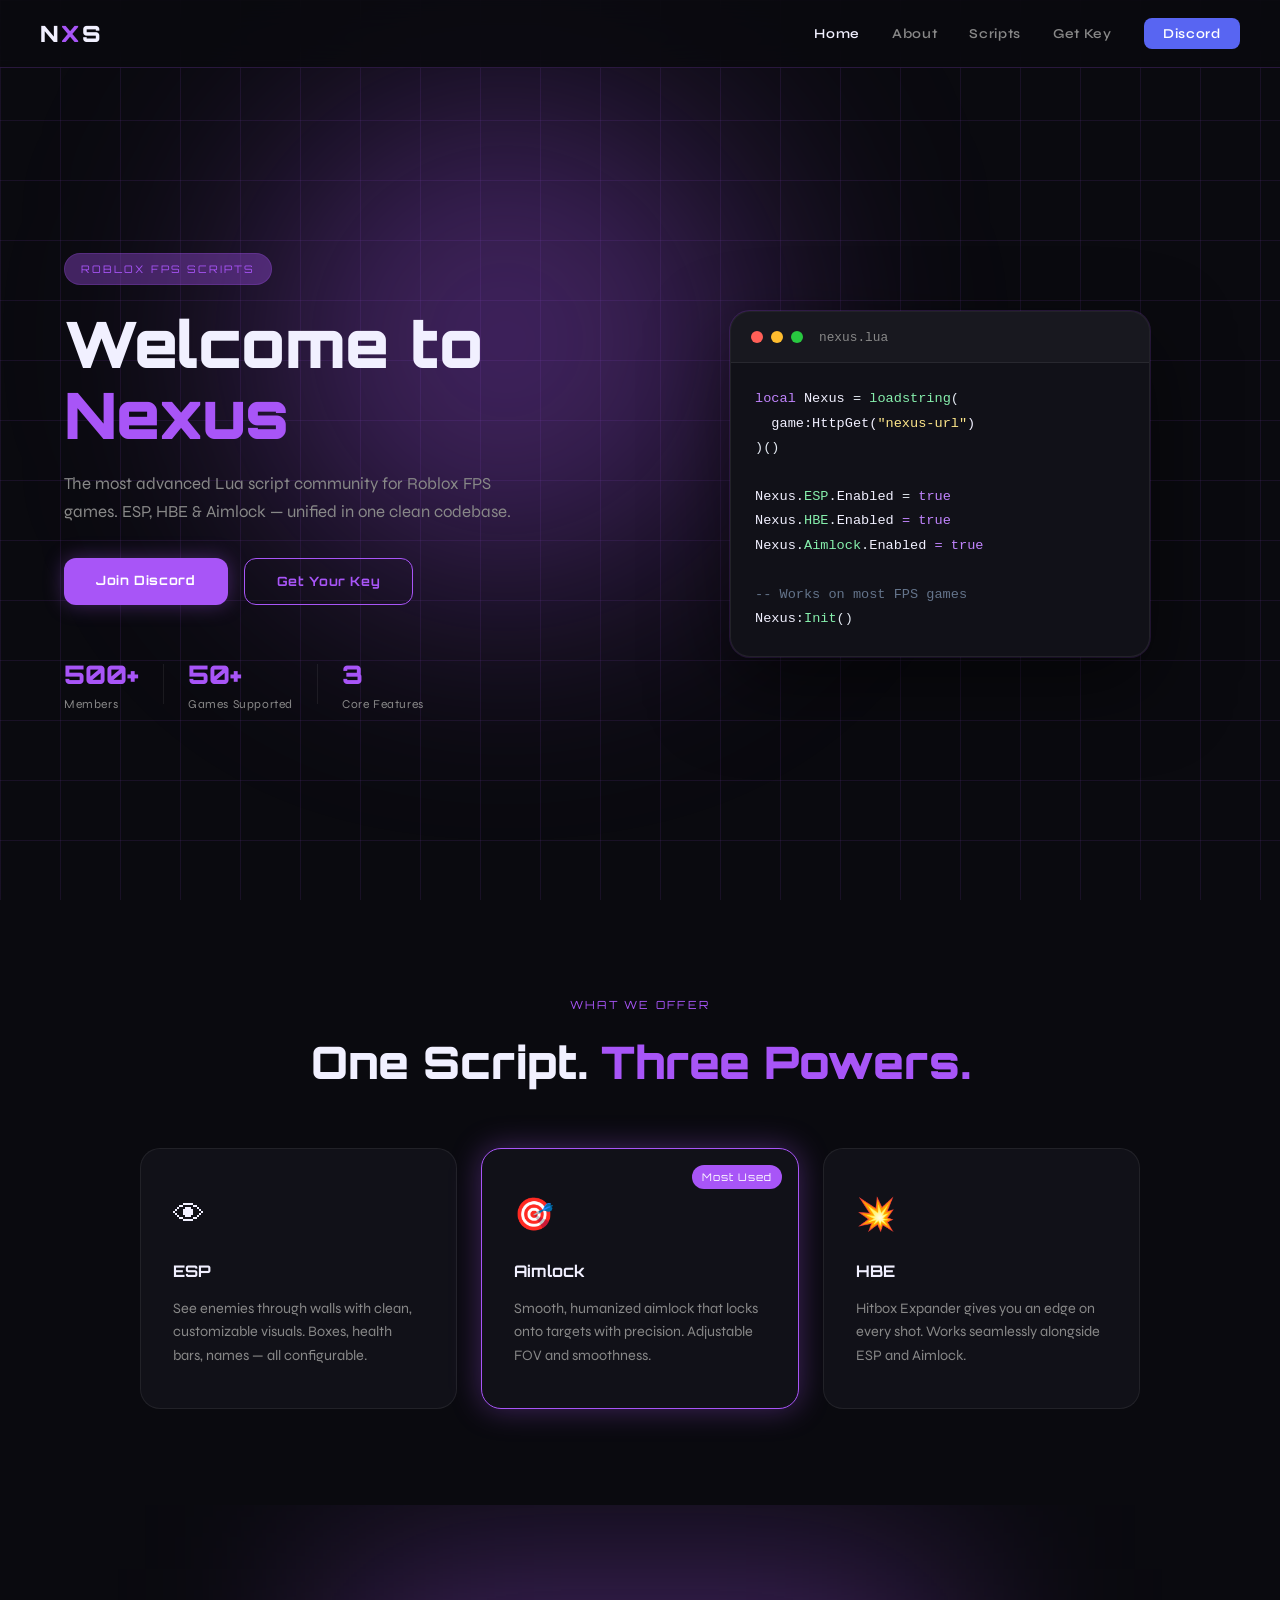
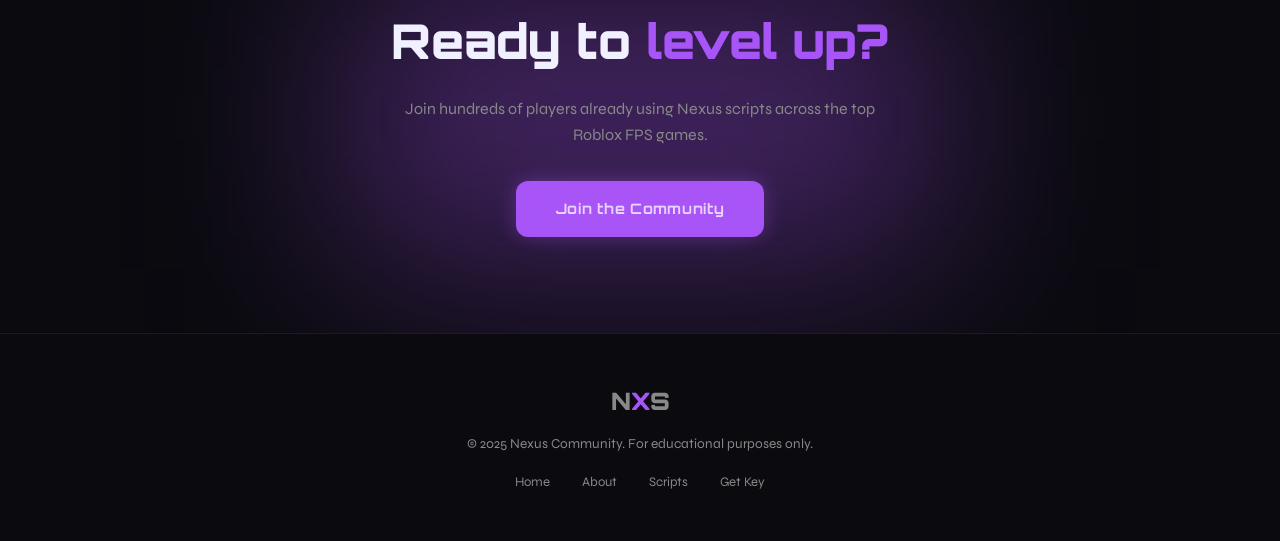
<file: index.html>
<!DOCTYPE html>
<html lang="en">
<head>
  <link rel="icon" type="image/png" href="logo.png">
  <meta charset="UTF-8" />
  <meta name="viewport" content="width=device-width, initial-scale=1.0"/>
  <title>Nexus — Roblox Script Community</title>
  <link rel="stylesheet" href="style.css" />
  <link href="https://fonts.googleapis.com/css2?family=Orbitron:wght@400;700;900&family=Syne:wght@400;600;800&display=swap" rel="stylesheet"/>
</head>
<body>

  <!-- NAV -->
  <nav class="navbar">
    <div class="nav-logo">N<span class="accent">X</span>S</div>
    <ul class="nav-links">
      <li><a href="index.html" class="active">Home</a></li>
      <li><a href="about.html">About</a></li>
      <li><a href="scripts.html">Scripts</a></li>
      <li><a href="getkey.html">Get Key</a></li>
      <li><a href="https://discord.gg/YOURLINK" target="_blank" class="btn-discord">Discord</a></li>
    </ul>
    <div class="hamburger" onclick="toggleMenu()">☰</div>
  </nav>
  <div class="mobile-menu" id="mobileMenu">
    <a href="index.html">Home</a>
    <a href="about.html">About</a>
    <a href="scripts.html">Scripts</a>
    <a href="getkey.html">Get Key</a>
    <a href="https://discord.gg/YOURLINK" target="_blank">Discord</a>
  </div>

  <!-- HERO -->
  <section class="hero">
    <div class="hero-bg-grid"></div>
    <div class="hero-glow"></div>
    <div class="hero-content">
      <div class="hero-badge">Roblox FPS Scripts</div>
      <h1>Welcome to <span class="accent">Nexus</span></h1>
      <p class="hero-sub">The most advanced Lua script community for Roblox FPS games. ESP, HBE & Aimlock — unified in one clean codebase.</p>
      <div class="hero-btns">
        <a href="https://discord.gg/YOURLINK" target="_blank" class="btn-primary">Join Discord</a>
        <a href="getkey.html" class="btn-secondary">Get Your Key</a>
      </div>
      <div class="hero-stats">
        <div class="stat"><span class="stat-num">500+</span><span class="stat-label">Members</span></div>
        <div class="stat-div"></div>
        <div class="stat"><span class="stat-num">50+</span><span class="stat-label">Games Supported</span></div>
        <div class="stat-div"></div>
        <div class="stat"><span class="stat-num">3</span><span class="stat-label">Core Features</span></div>
      </div>
    </div>
    <div class="hero-visual">
      <div class="code-card">
        <div class="code-header"><span class="dot red"></span><span class="dot yellow"></span><span class="dot green"></span><span class="code-title">nexus.lua</span></div>
        <pre class="code-body"><span class="c-purple">local</span> Nexus <span class="c-white">=</span> <span class="c-green">loadstring</span><span class="c-white">(</span>
  game:HttpGet(<span class="c-yellow">"nexus-url"</span>)
<span class="c-white">)()</span>

Nexus<span class="c-white">.</span><span class="c-green">ESP</span><span class="c-white">.</span>Enabled <span class="c-white">=</span> <span class="c-purple">true</span>
Nexus<span class="c-white">.</span><span class="c-green">HBE</span><span class="c-white">.</span>Enabled <span class="c-purple">= true</span>
Nexus<span class="c-white">.</span><span class="c-green">Aimlock</span><span class="c-white">.</span>Enabled <span class="c-purple">= true</span>

<span class="c-gray">-- Works on most FPS games</span>
Nexus<span class="c-white">:</span><span class="c-green">Init</span><span class="c-white">()</span></pre>
      </div>
    </div>
  </section>

  <!-- FEATURES -->
  <section class="features">
    <div class="section-label">What we offer</div>
    <h2>One Script. <span class="accent">Three Powers.</span></h2>
    <div class="features-grid">
      <div class="feature-card">
        <div class="feature-icon">👁</div>
        <h3>ESP</h3>
        <p>See enemies through walls with clean, customizable visuals. Boxes, health bars, names — all configurable.</p>
      </div>
      <div class="feature-card featured">
        <div class="feature-icon">🎯</div>
        <h3>Aimlock</h3>
        <p>Smooth, humanized aimlock that locks onto targets with precision. Adjustable FOV and smoothness.</p>
        <div class="featured-tag">Most Used</div>
      </div>
      <div class="feature-card">
        <div class="feature-icon">💥</div>
        <h3>HBE</h3>
        <p>Hitbox Expander gives you an edge on every shot. Works seamlessly alongside ESP and Aimlock.</p>
      </div>
    </div>
  </section>

  <!-- CTA -->
  <section class="cta">
    <div class="cta-glow"></div>
    <h2>Ready to <span class="accent">level up?</span></h2>
    <p>Join hundreds of players already using Nexus scripts across the top Roblox FPS games.</p>
    <a href="https://discord.gg/YOURLINK" target="_blank" class="btn-primary big">Join the Community</a>
  </section>

  <!-- FOOTER -->
  <footer>
    <div class="footer-logo">N<span class="accent">X</span>S</div>
    <p>© 2025 Nexus Community. For educational purposes only.</p>
    <div class="footer-links">
      <a href="index.html">Home</a>
      <a href="about.html">About</a>
      <a href="scripts.html">Scripts</a>
      <a href="getkey.html">Get Key</a>
    </div>
  </footer>

  <script src="main.js"></script>
</body>
</html>
</file>
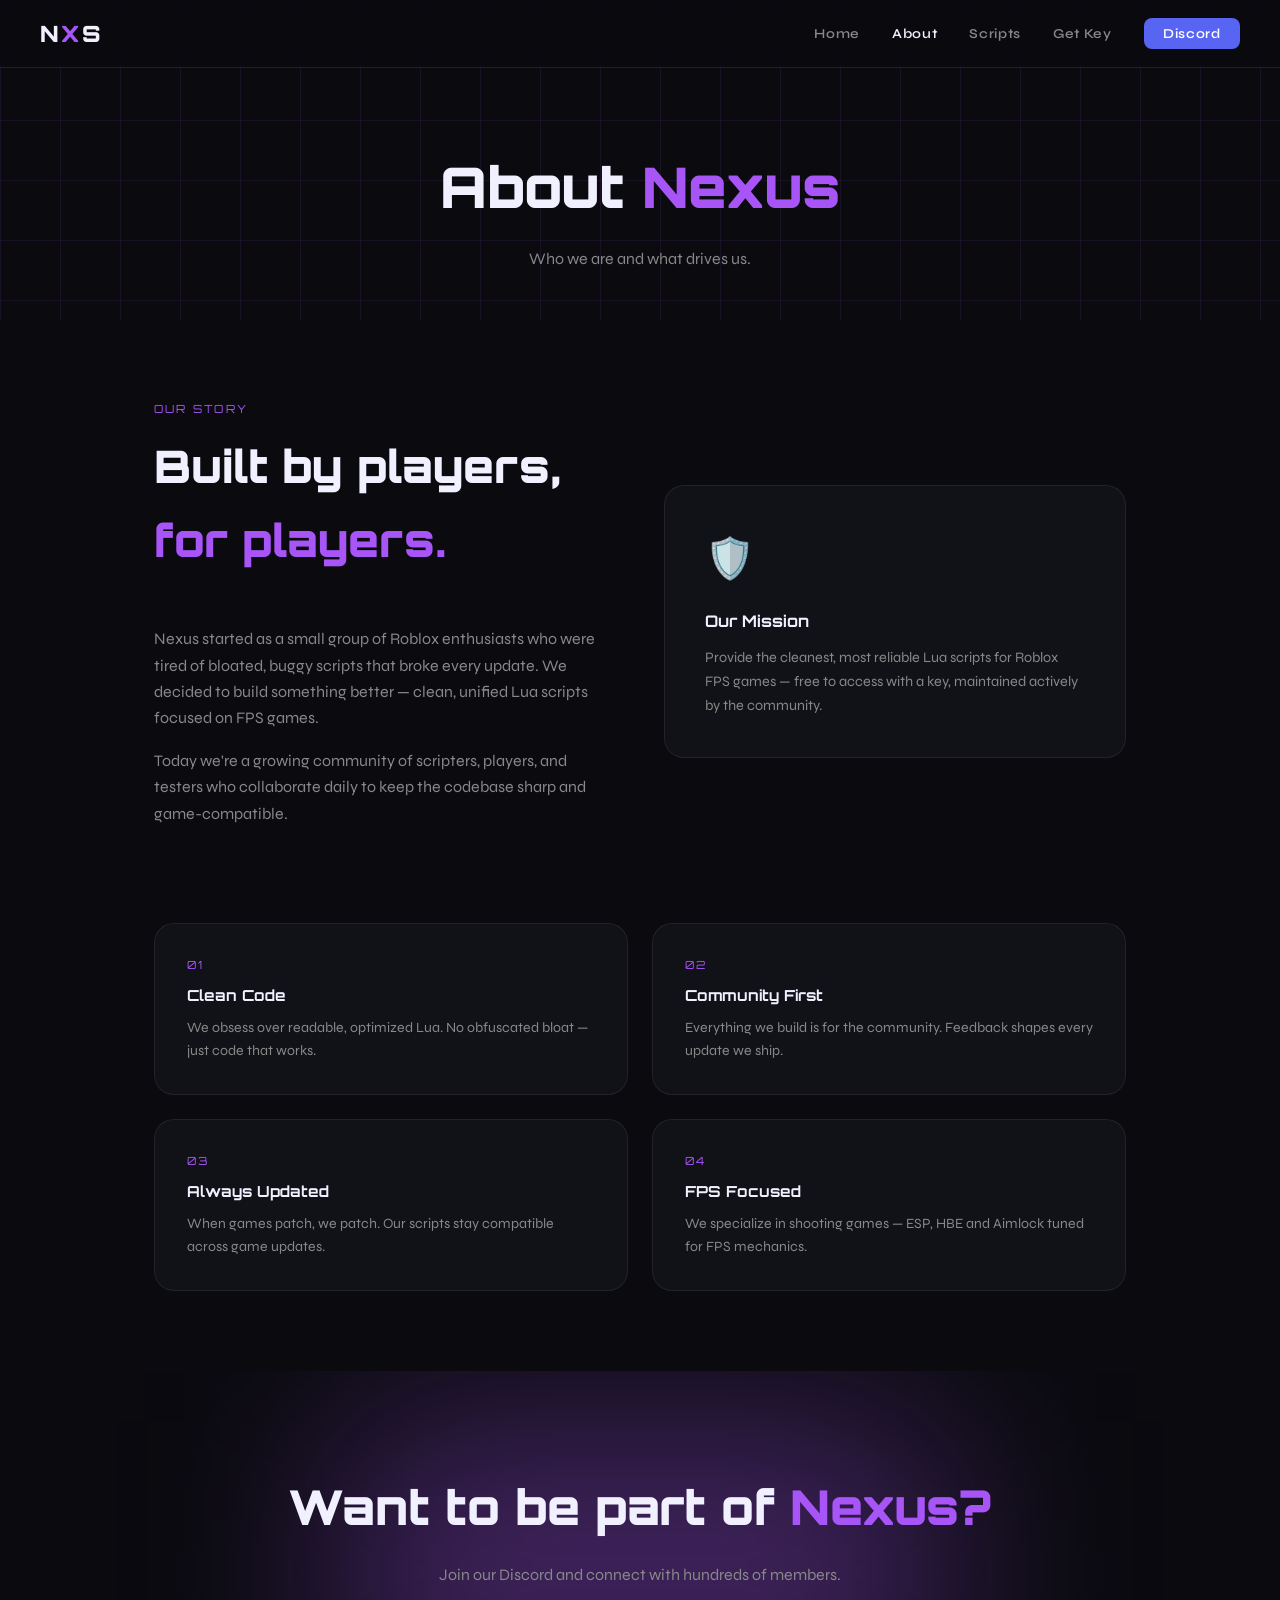
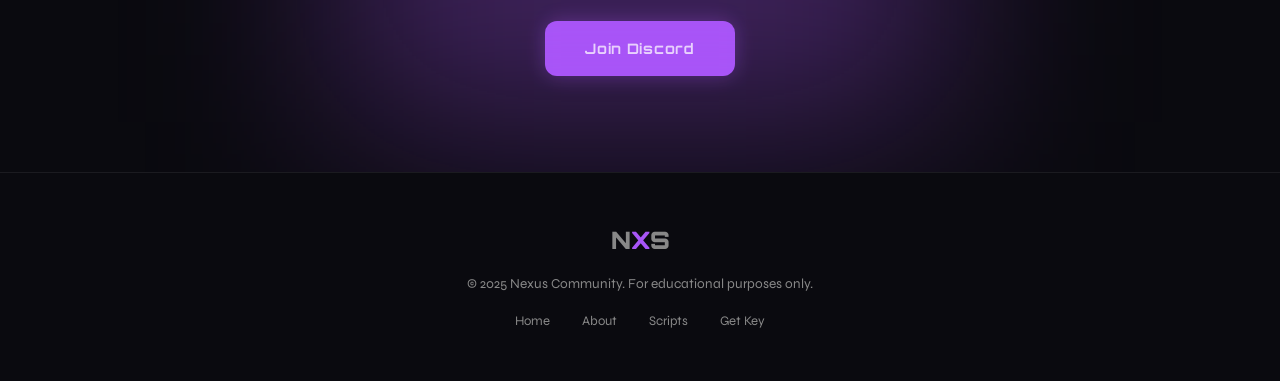
<file: about.html>
<!DOCTYPE html>
<html lang="en">
<head>
  <link rel="icon" type="image/png" href="logo.png">
  <meta charset="UTF-8" />
  <meta name="viewport" content="width=device-width, initial-scale=1.0"/>
  <title>About — Nexus</title>
  <link rel="stylesheet" href="style.css" />
  <link href="https://fonts.googleapis.com/css2?family=Orbitron:wght@400;700;900&family=Syne:wght@400;600;800&display=swap" rel="stylesheet"/>
</head>
<body>

  <nav class="navbar">
    <div class="nav-logo">N<span class="accent">X</span>S</div>
    <ul class="nav-links">
      <li><a href="index.html">Home</a></li>
      <li><a href="about.html" class="active">About</a></li>
      <li><a href="scripts.html">Scripts</a></li>
      <li><a href="getkey.html">Get Key</a></li>
      <li><a href="https://discord.gg/YOURLINK" target="_blank" class="btn-discord">Discord</a></li>
    </ul>
    <div class="hamburger" onclick="toggleMenu()">☰</div>
  </nav>
  <div class="mobile-menu" id="mobileMenu">
    <a href="index.html">Home</a>
    <a href="about.html">About</a>
    <a href="scripts.html">Scripts</a>
    <a href="getkey.html">Get Key</a>
    <a href="https://discord.gg/YOURLINK" target="_blank">Discord</a>
  </div>

  <section class="page-hero">
    <div class="hero-bg-grid"></div>
    <h1>About <span class="accent">Nexus</span></h1>
    <p>Who we are and what drives us.</p>
  </section>

  <section class="about-content">
    <div class="about-block">
      <div class="about-text">
        <div class="section-label">Our Story</div>
        <h2>Built by players, <span class="accent">for players.</span></h2>
        <p>Nexus started as a small group of Roblox enthusiasts who were tired of bloated, buggy scripts that broke every update. We decided to build something better — clean, unified Lua scripts focused on FPS games.</p>
        <p>Today we're a growing community of scripters, players, and testers who collaborate daily to keep the codebase sharp and game-compatible.</p>
      </div>
      <div class="about-card">
        <div class="about-card-inner">
          <div class="about-icon">🛡️</div>
          <h3>Our Mission</h3>
          <p>Provide the cleanest, most reliable Lua scripts for Roblox FPS games — free to access with a key, maintained actively by the community.</p>
        </div>
      </div>
    </div>

    <div class="values-grid">
      <div class="value-card">
        <span class="value-num">01</span>
        <h3>Clean Code</h3>
        <p>We obsess over readable, optimized Lua. No obfuscated bloat — just code that works.</p>
      </div>
      <div class="value-card">
        <span class="value-num">02</span>
        <h3>Community First</h3>
        <p>Everything we build is for the community. Feedback shapes every update we ship.</p>
      </div>
      <div class="value-card">
        <span class="value-num">03</span>
        <h3>Always Updated</h3>
        <p>When games patch, we patch. Our scripts stay compatible across game updates.</p>
      </div>
      <div class="value-card">
        <span class="value-num">04</span>
        <h3>FPS Focused</h3>
        <p>We specialize in shooting games — ESP, HBE and Aimlock tuned for FPS mechanics.</p>
      </div>
    </div>
  </section>

  <section class="cta">
    <div class="cta-glow"></div>
    <h2>Want to be part of <span class="accent">Nexus?</span></h2>
    <p>Join our Discord and connect with hundreds of members.</p>
    <a href="https://discord.gg/YOURLINK" target="_blank" class="btn-primary big">Join Discord</a>
  </section>

  <footer>
    <div class="footer-logo">N<span class="accent">X</span>S</div>
    <p>© 2025 Nexus Community. For educational purposes only.</p>
    <div class="footer-links">
      <a href="index.html">Home</a>
      <a href="about.html">About</a>
      <a href="scripts.html">Scripts</a>
      <a href="getkey.html">Get Key</a>
    </div>
  </footer>

  <script src="main.js"></script>
</body>
</html>
</file>
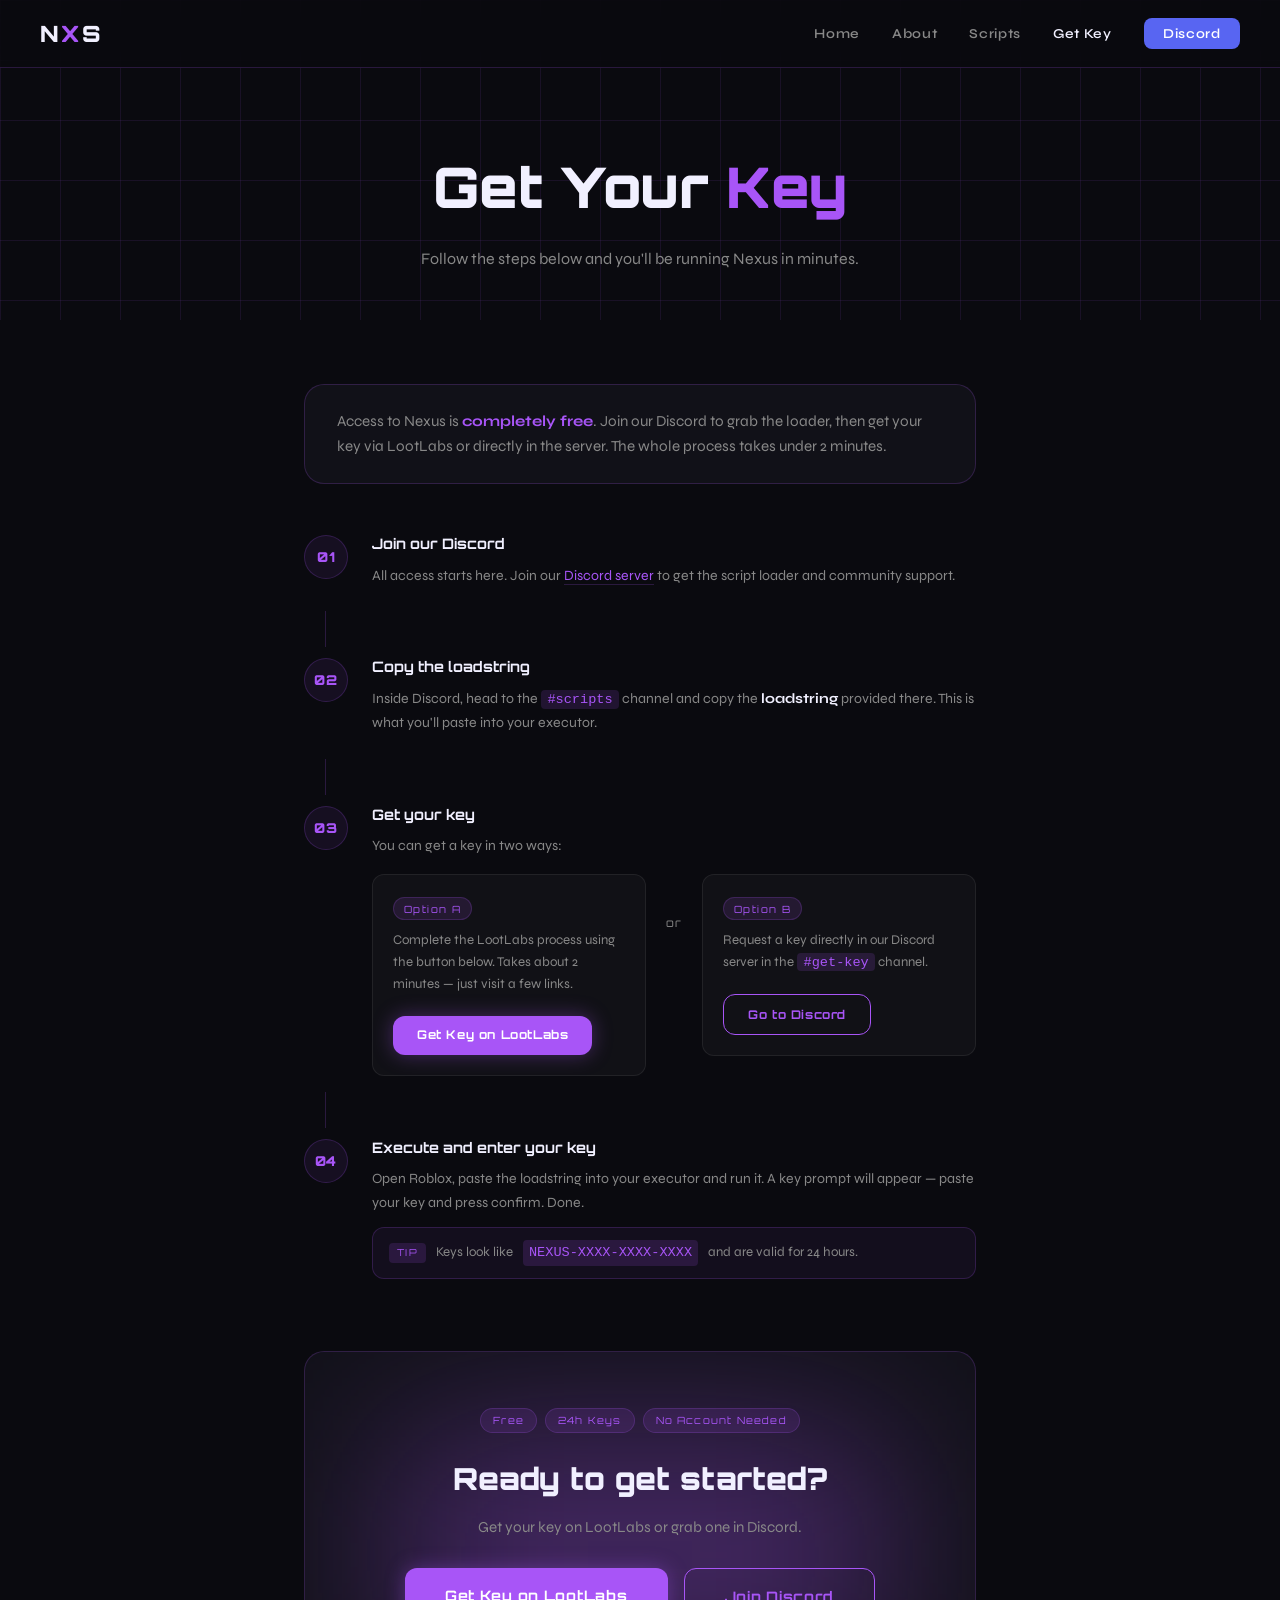
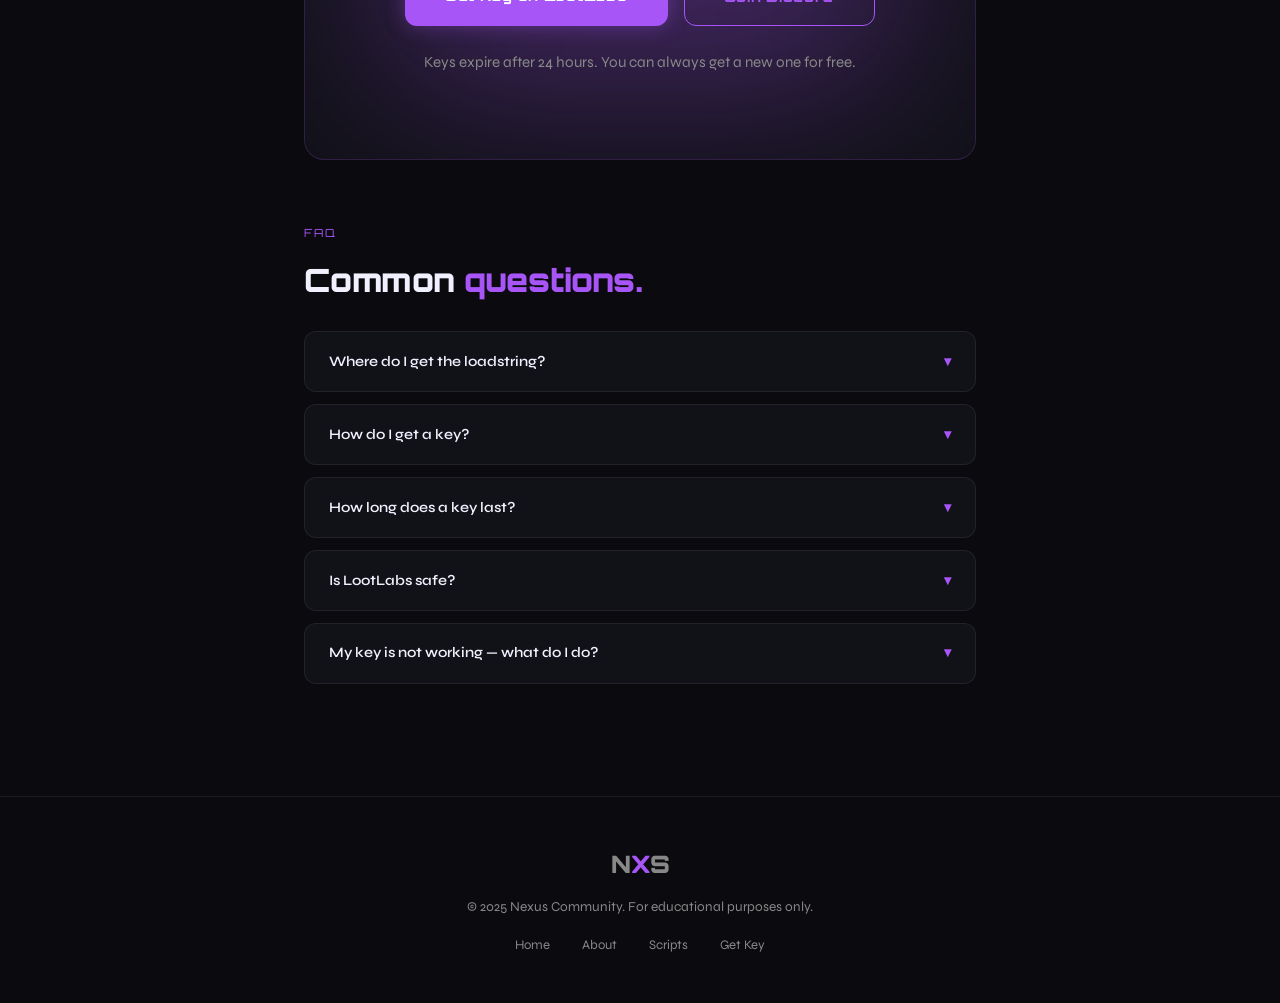
<file: getkey.html>
<!DOCTYPE html>
<html lang="en">
<head>
  <link rel="icon" type="image/png" href="logo.png">
  <meta charset="UTF-8" />
  <meta name="viewport" content="width=device-width, initial-scale=1.0"/>
  <title>Get Key — Nexus</title>
  <link rel="stylesheet" href="style.css" />
  <link href="https://fonts.googleapis.com/css2?family=Orbitron:wght@400;700;900&family=Syne:wght@400;600;800&display=swap" rel="stylesheet"/>
</head>
<body>

  <nav class="navbar">
    <div class="nav-logo">N<span class="accent">X</span>S</div>
    <ul class="nav-links">
      <li><a href="index.html">Home</a></li>
      <li><a href="about.html">About</a></li>
      <li><a href="scripts.html">Scripts</a></li>
      <li><a href="getkey.html" class="active">Get Key</a></li>
      <li><a href="https://discord.gg/YOURLINK" target="_blank" class="btn-discord">Discord</a></li>
    </ul>
    <div class="hamburger" onclick="toggleMenu()">&#9776;</div>
  </nav>

  <div class="mobile-menu" id="mobileMenu">
    <a href="index.html">Home</a>
    <a href="about.html">About</a>
    <a href="scripts.html">Scripts</a>
    <a href="getkey.html">Get Key</a>
    <a href="https://discord.gg/YOURLINK" target="_blank">Discord</a>
  </div>

  <section class="page-hero">
    <div class="hero-bg-grid"></div>
    <h1>Get Your <span class="accent">Key</span></h1>
    <p>Follow the steps below and you'll be running Nexus in minutes.</p>
  </section>

  <section class="key-content">
    <div class="key-steps-wrap">

      <div class="key-intro">
        <p>Access to Nexus is <strong>completely free</strong>. Join our Discord to grab the loader, then get your key via LootLabs or directly in the server. The whole process takes under 2 minutes.</p>
      </div>

      <!-- Timeline steps -->
      <div class="key-steps">

        <div class="key-step">
          <div class="ks-num">01</div>
          <div class="ks-body">
            <h3>Join our Discord</h3>
            <p>All access starts here. Join our <a href="https://discord.gg/YOURLINK" target="_blank" class="accent-link">Discord server</a> to get the script loader and community support.</p>
          </div>
        </div>

        <div class="ks-connector"></div>

        <div class="key-step">
          <div class="ks-num">02</div>
          <div class="ks-body">
            <h3>Copy the loadstring</h3>
            <p>Inside Discord, head to the <code>#scripts</code> channel and copy the <strong class="accent-text">loadstring</strong> provided there. This is what you'll paste into your executor.</p>
          </div>
        </div>

        <div class="ks-connector"></div>

        <div class="key-step">
          <div class="ks-num">03</div>
          <div class="ks-body">
            <h3>Get your key</h3>
            <p>You can get a key in two ways:</p>
            <div class="ks-options">
              <div class="ks-option">
                <span class="ks-option-label">Option A</span>
                <p>Complete the LootLabs process using the button below. Takes about 2 minutes — just visit a few links.</p>
                <a href="https://lootlabs.gg/YOURLINK" target="_blank" class="btn-primary" style="margin-top:0.75rem; font-size:0.75rem; padding: 0.6rem 1.5rem;">Get Key on LootLabs</a>
              </div>
              <div class="ks-option-divider">or</div>
              <div class="ks-option">
                <span class="ks-option-label">Option B</span>
                <p>Request a key directly in our Discord server in the <code>#get-key</code> channel.</p>
                <a href="https://discord.gg/YOURLINK" target="_blank" class="btn-secondary" style="margin-top:0.75rem; font-size:0.75rem; padding: 0.6rem 1.5rem;">Go to Discord</a>
              </div>
            </div>
          </div>
        </div>

        <div class="ks-connector"></div>

        <div class="key-step">
          <div class="ks-num">04</div>
          <div class="ks-body">
            <h3>Execute and enter your key</h3>
            <p>Open Roblox, paste the loadstring into your executor and run it. A key prompt will appear — paste your key and press confirm. Done.</p>
            <div class="ks-tip">
              <span class="ks-tip-label">TIP</span>
              Keys look like <code>NEXUS-XXXX-XXXX-XXXX</code> and are valid for 24 hours.
            </div>
          </div>
        </div>

      </div>
      <!-- end key-steps -->

      <!-- CTA box -->
      <div class="key-cta-box">
        <div class="key-glow"></div>
        <div class="key-cta-badges">
          <span class="key-badge">Free</span>
          <span class="key-badge">24h Keys</span>
          <span class="key-badge">No Account Needed</span>
        </div>
        <h2>Ready to get started?</h2>
        <p>Get your key on LootLabs or grab one in Discord.</p>
        <div class="key-cta-btns">
          <a href="https://lootlabs.gg/YOURLINK" target="_blank" class="btn-primary big">Get Key on LootLabs</a>
          <a href="https://discord.gg/YOURLINK" target="_blank" class="btn-secondary big">Join Discord</a>
        </div>
        <p class="key-note">Keys expire after 24 hours. You can always get a new one for free.</p>
      </div>

      <!-- FAQ -->
      <div class="faq">
        <div class="section-label">FAQ</div>
        <h2>Common <span class="accent">questions.</span></h2>
        <div class="faq-list">

          <div class="faq-item" onclick="toggleFaq(this)">
            <div class="faq-q">Where do I get the loadstring? <span class="faq-arrow">&#9662;</span></div>
            <div class="faq-a">The loadstring is available in the <strong>#scripts</strong> channel inside our Discord server. Join the server first, then copy it from there.</div>
          </div>

          <div class="faq-item" onclick="toggleFaq(this)">
            <div class="faq-q">How do I get a key? <span class="faq-arrow">&#9662;</span></div>
            <div class="faq-a">You can get a key via LootLabs using the button above, or by asking in the <strong>#get-key</strong> channel in our Discord. Both options are completely free.</div>
          </div>

          <div class="faq-item" onclick="toggleFaq(this)">
            <div class="faq-q">How long does a key last? <span class="faq-arrow">&#9662;</span></div>
            <div class="faq-a">Keys are valid for 24 hours from the moment they are generated. After that, simply get a new one — it takes under 2 minutes.</div>
          </div>

          <div class="faq-item" onclick="toggleFaq(this)">
            <div class="faq-q">Is LootLabs safe? <span class="faq-arrow">&#9662;</span></div>
            <div class="faq-a">Yes. LootLabs is a well-known and trusted key system used by many Roblox script communities. It never asks for passwords or personal information.</div>
          </div>

          <div class="faq-item" onclick="toggleFaq(this)">
            <div class="faq-q">My key is not working — what do I do? <span class="faq-arrow">&#9662;</span></div>
            <div class="faq-a">Make sure you copied the full key with no extra spaces. If it still does not work, open a ticket in our Discord and a staff member will sort it out for you.</div>
          </div>

        </div>
      </div>

    </div>
  </section>

  <footer>
    <div class="footer-logo">N<span class="accent">X</span>S</div>
    <p>&#169; 2025 Nexus Community. For educational purposes only.</p>
    <div class="footer-links">
      <a href="index.html">Home</a>
      <a href="about.html">About</a>
      <a href="scripts.html">Scripts</a>
      <a href="getkey.html">Get Key</a>
    </div>
  </footer>

  <script src="main.js"></script>
</body>
</html>
</file>
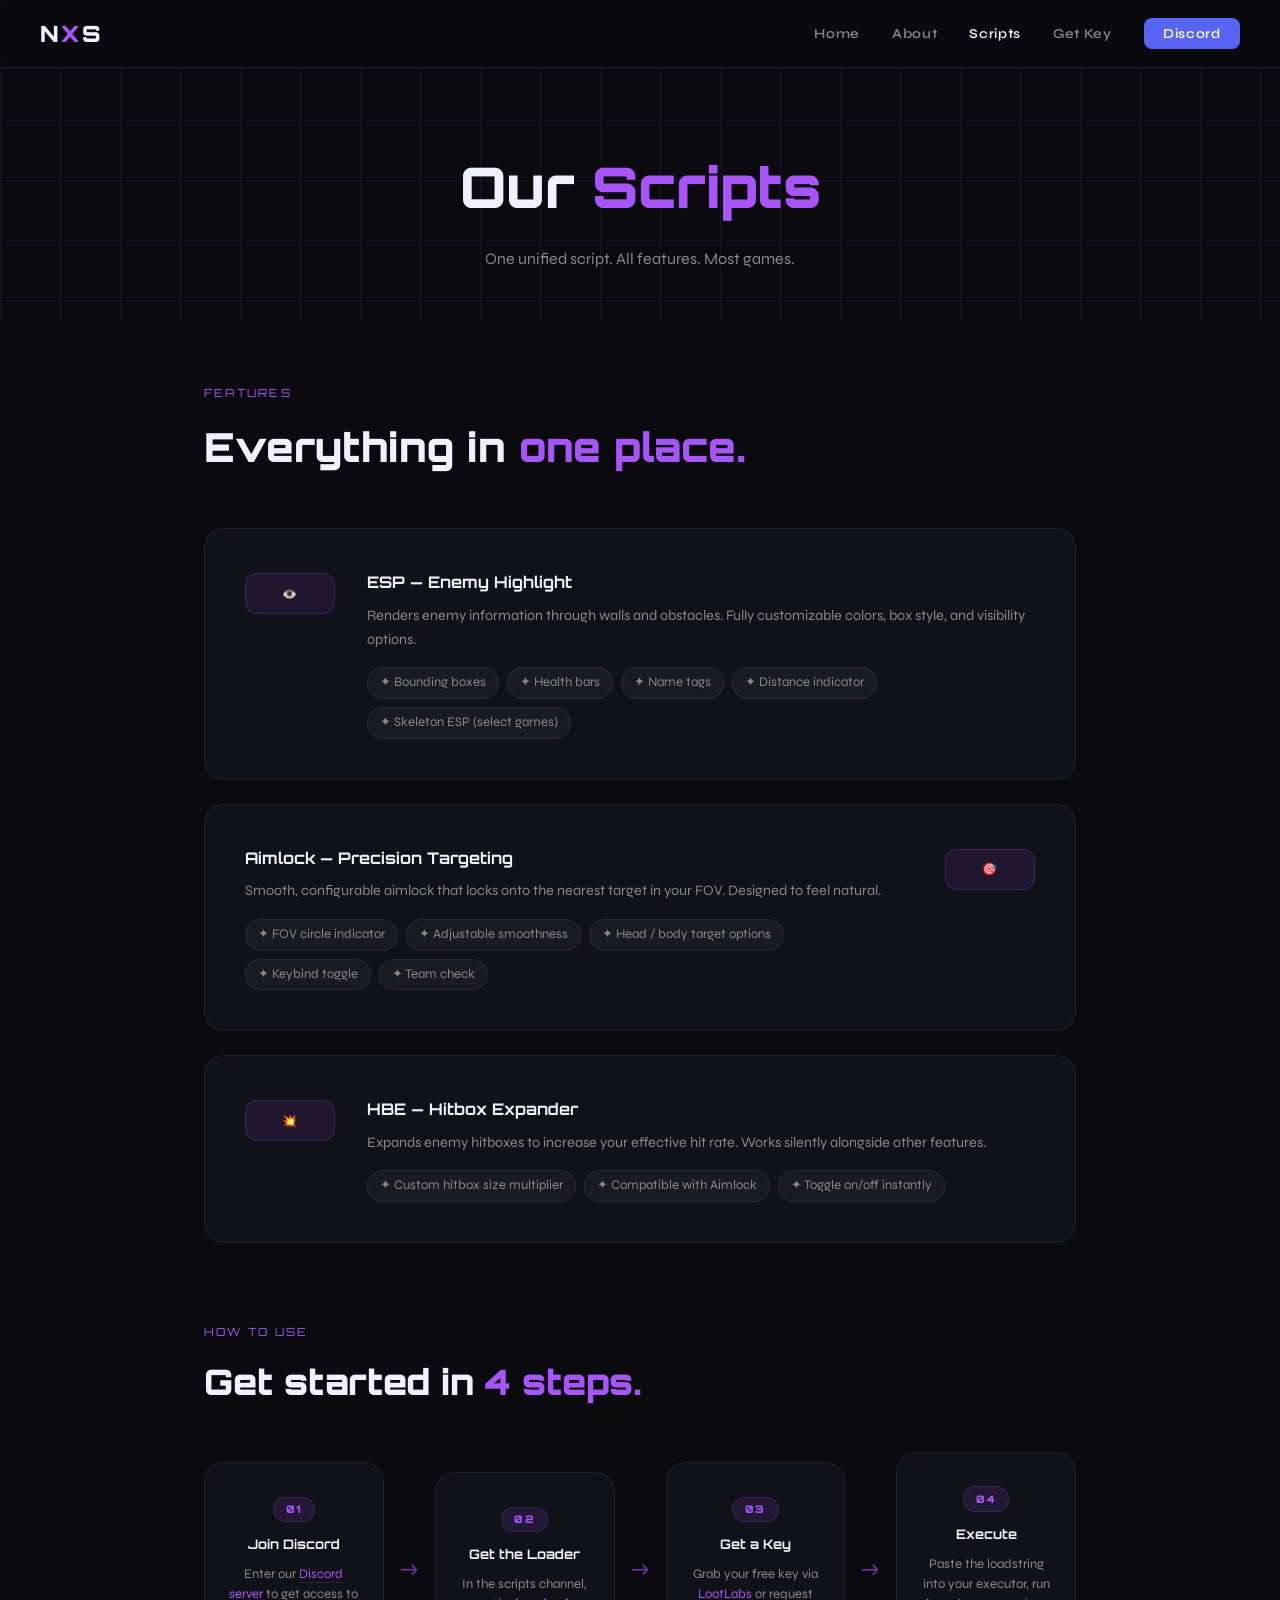
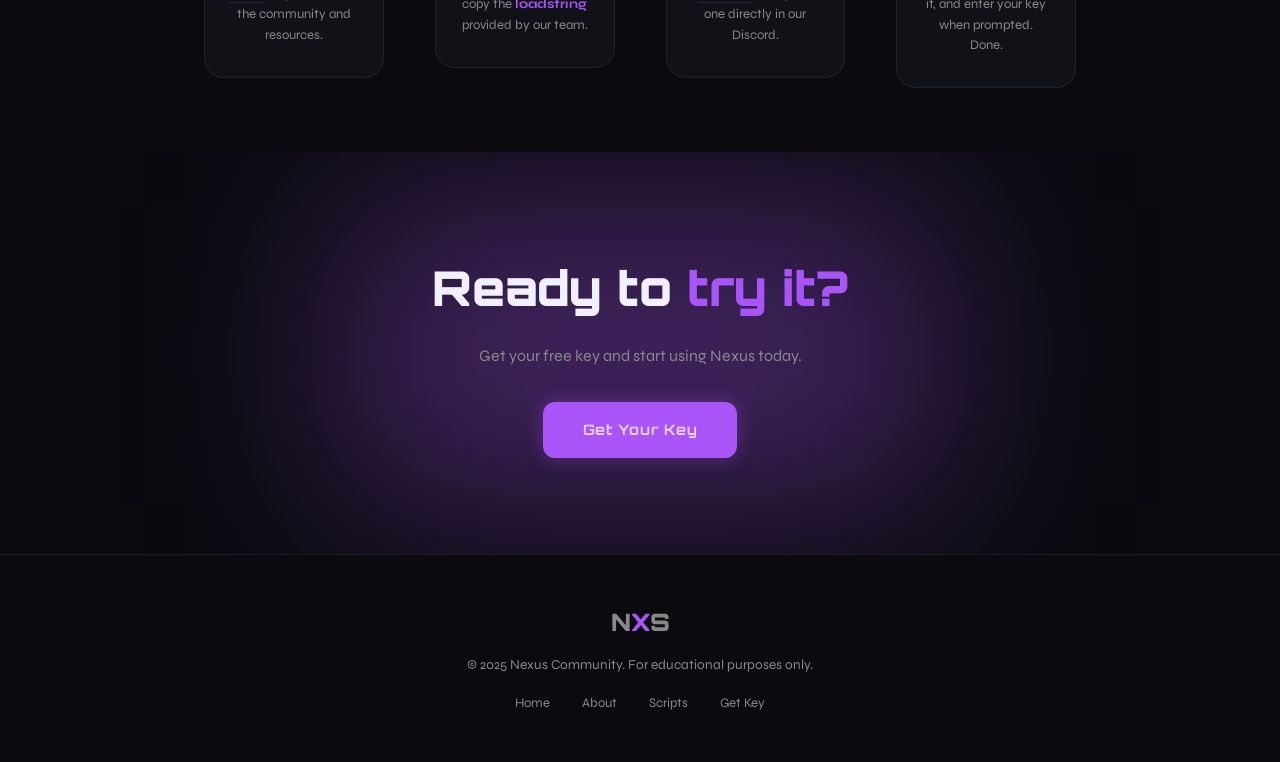
<file: scripts.html>
<!DOCTYPE html>
<html lang="en">
<head>
  <link rel="icon" type="image/png" href="logo.png">
  <meta charset="UTF-8" />
  <meta name="viewport" content="width=device-width, initial-scale=1.0"/>
  <title>Scripts — Nexus</title>
  <link rel="stylesheet" href="style.css" />
  <link href="https://fonts.googleapis.com/css2?family=Orbitron:wght@400;700;900&family=Syne:wght@400;600;800&display=swap" rel="stylesheet"/>
</head>
<body>

  <nav class="navbar">
    <div class="nav-logo">N<span class="accent">X</span>S</div>
    <ul class="nav-links">
      <li><a href="index.html">Home</a></li>
      <li><a href="about.html">About</a></li>
      <li><a href="scripts.html" class="active">Scripts</a></li>
      <li><a href="getkey.html">Get Key</a></li>
      <li><a href="https://discord.gg/YOURLINK" target="_blank" class="btn-discord">Discord</a></li>
    </ul>
    <div class="hamburger" onclick="toggleMenu()">☰</div>
  </nav>
  <div class="mobile-menu" id="mobileMenu">
    <a href="index.html">Home</a>
    <a href="about.html">About</a>
    <a href="scripts.html">Scripts</a>
    <a href="getkey.html">Get Key</a>
    <a href="https://discord.gg/YOURLINK" target="_blank">Discord</a>
  </div>

  <section class="page-hero">
    <div class="hero-bg-grid"></div>
    <h1>Our <span class="accent">Scripts</span></h1>
    <p>One unified script. All features. Most games.</p>
  </section>

  <section class="scripts-content">
    <div class="section-label">Features</div>
    <h2>Everything in <span class="accent">one place.</span></h2>

    <div class="script-feature-list">

      <div class="script-feature">
        <div class="sf-icon">👁️</div>
        <div class="sf-text">
          <h3>ESP — Enemy Highlight</h3>
          <p>Renders enemy information through walls and obstacles. Fully customizable colors, box style, and visibility options.</p>
          <ul class="sf-list">
            <li>✦ Bounding boxes</li>
            <li>✦ Health bars</li>
            <li>✦ Name tags</li>
            <li>✦ Distance indicator</li>
            <li>✦ Skeleton ESP (select games)</li>
          </ul>
        </div>
      </div>

      <div class="script-feature reverse">
        <div class="sf-icon">🎯</div>
        <div class="sf-text">
          <h3>Aimlock — Precision Targeting</h3>
          <p>Smooth, configurable aimlock that locks onto the nearest target in your FOV. Designed to feel natural.</p>
          <ul class="sf-list">
            <li>✦ FOV circle indicator</li>
            <li>✦ Adjustable smoothness</li>
            <li>✦ Head / body target options</li>
            <li>✦ Keybind toggle</li>
            <li>✦ Team check</li>
          </ul>
        </div>
      </div>

      <div class="script-feature">
        <div class="sf-icon">💥</div>
        <div class="sf-text">
          <h3>HBE — Hitbox Expander</h3>
          <p>Expands enemy hitboxes to increase your effective hit rate. Works silently alongside other features.</p>
          <ul class="sf-list">
            <li>✦ Custom hitbox size multiplier</li>
            <li>✦ Compatible with Aimlock</li>
            <li>✦ Toggle on/off instantly</li>
          </ul>
        </div>
      </div>
    </div>

<!-- How to use -->
    <div class="how-to">
      <div class="section-label">How to Use</div>
      <h2>Get started in <span class="accent">4 steps.</span></h2>
      <div class="steps">

        <div class="step">
          <div class="step-num">01</div>
          <h3>Join Discord</h3>
          <p>Enter our <a href="https://discord.gg/YOURLINK" target="_blank" class="accent-link">Discord server</a> to get access to the community and resources.</p>
        </div>

        <div class="step-arrow">&#8594;</div>

        <div class="step">
          <div class="step-num">02</div>
          <h3>Get the Loader</h3>
          <p>In the scripts channel, copy the <strong class="accent">loadstring</strong> provided by our team.</p>
        </div>

        <div class="step-arrow">&#8594;</div>

        <div class="step">
          <div class="step-num">03</div>
          <h3>Get a Key</h3>
          <p>Grab your free key via <a href="getkey.html" class="accent-link">LootLabs</a> or request one directly in our Discord.</p>
        </div>

        <div class="step-arrow">&#8594;</div>

        <div class="step">
          <div class="step-num">04</div>
          <h3>Execute</h3>
          <p>Paste the loadstring into your executor, run it, and enter your key when prompted. Done.</p>
        </div>

      </div>
    </div>

  </section>

  <section class="cta">
    <div class="cta-glow"></div>
    <h2>Ready to <span class="accent">try it?</span></h2>
    <p>Get your free key and start using Nexus today.</p>
    <a href="getkey.html" class="btn-primary big">Get Your Key</a>
  </section>

  <footer>
    <div class="footer-logo">N<span class="accent">X</span>S</div>
    <p>© 2025 Nexus Community. For educational purposes only.</p>
    <div class="footer-links">
      <a href="index.html">Home</a>
      <a href="about.html">About</a>
      <a href="scripts.html">Scripts</a>
      <a href="getkey.html">Get Key</a>
    </div>
  </footer>

  <script src="main.js"></script>
</body>
</html>
</file>
<file: style.css>
/* ============================================
   NEXUS — style.css
   Easy to customize: edit the :root variables!
   ============================================ */

:root {
  --accent: #a855f7;
  --accent-dark: #7c3aed;
  --accent-glow: rgba(168, 85, 247, 0.35);
  --bg: #0a0a0f;
  --bg-card: #111118;
  --bg-nav: rgba(10, 10, 15, 0.85);
  --text: #f1f0ff;
  --text-muted: #888;
  --border: rgba(168, 85, 247, 0.2);
  --border-card: rgba(255,255,255,0.07);
  --font-display: 'Orbitron', monospace;
  --font-body: 'Syne', sans-serif;
  --nav-h: 68px;
  --radius: 12px;
  --radius-lg: 20px;
}

* { margin: 0; padding: 0; box-sizing: border-box; }
html { scroll-behavior: smooth; }
body {
  background: var(--bg);
  color: var(--text);
  font-family: var(--font-body);
  font-size: 16px;
  line-height: 1.65;
  overflow-x: hidden;
}

/* ====== UTILITIES ====== */
.accent { color: var(--accent); }
.accent-text { color: var(--accent); font-weight: 700; }
.accent-link { color: var(--accent); text-decoration: none; border-bottom: 1px solid var(--border); }
.accent-link:hover { border-color: var(--accent); }
.section-label {
  font-family: var(--font-display);
  font-size: 0.7rem;
  letter-spacing: 0.2em;
  text-transform: uppercase;
  color: var(--accent);
  margin-bottom: 0.75rem;
}

/* ====== BUTTONS ====== */
.btn-primary {
  display: inline-block;
  background: var(--accent);
  color: #fff;
  padding: 0.75rem 2rem;
  border-radius: var(--radius);
  font-family: var(--font-display);
  font-size: 0.8rem;
  font-weight: 700;
  letter-spacing: 0.05em;
  text-decoration: none;
  transition: all 0.2s;
  box-shadow: 0 0 20px var(--accent-glow);
}
.btn-primary:hover { background: var(--accent-dark); transform: translateY(-2px); box-shadow: 0 0 35px var(--accent-glow); }
.btn-primary.big { padding: 1rem 2.5rem; font-size: 0.9rem; }

.btn-secondary {
  display: inline-block;
  background: transparent;
  color: var(--accent);
  padding: 0.75rem 2rem;
  border-radius: var(--radius);
  border: 1px solid var(--accent);
  font-family: var(--font-display);
  font-size: 0.8rem;
  font-weight: 700;
  letter-spacing: 0.05em;
  text-decoration: none;
  transition: all 0.2s;
}
.btn-secondary:hover { background: var(--accent-glow); transform: translateY(-2px); }
.btn-secondary.big { padding: 1rem 2.5rem; font-size: 0.9rem; }

/* ====== NAV ====== */
.navbar {
  position: fixed;
  top: 0; left: 0; right: 0;
  height: var(--nav-h);
  background: var(--bg-nav);
  backdrop-filter: blur(16px);
  border-bottom: 1px solid var(--border);
  display: flex;
  align-items: center;
  justify-content: space-between;
  padding: 0 2.5rem;
  z-index: 100;
}
.nav-logo {
  font-family: var(--font-display);
  font-size: 1.4rem;
  font-weight: 900;
  letter-spacing: 0.1em;
  color: var(--text);
}
.nav-links {
  list-style: none;
  display: flex;
  align-items: center;
  gap: 2rem;
}
.nav-links a {
  color: var(--text-muted);
  text-decoration: none;
  font-size: 0.85rem;
  font-weight: 600;
  letter-spacing: 0.05em;
  transition: color 0.2s;
}
.nav-links a:hover, .nav-links a.active { color: var(--text); }
.nav-links .btn-discord {
  background: #5865f2;
  color: #fff !important;
  padding: 0.45rem 1.2rem;
  border-radius: 8px;
  transition: opacity 0.2s !important;
}
.nav-links .btn-discord:hover { opacity: 0.85; }
.hamburger { display: none; cursor: pointer; font-size: 1.4rem; color: var(--text); }
.mobile-menu {
  display: none;
  position: fixed;
  top: var(--nav-h); left: 0; right: 0;
  background: var(--bg-card);
  border-bottom: 1px solid var(--border);
  flex-direction: column;
  padding: 1.5rem 2rem;
  gap: 1.25rem;
  z-index: 99;
}
.mobile-menu.open { display: flex; }
.mobile-menu a { color: var(--text); text-decoration: none; font-size: 1rem; font-weight: 600; }

/* ====== HERO BG GRID ====== */
.hero-bg-grid {
  position: absolute;
  inset: 0;
  background-image:
    linear-gradient(var(--border) 1px, transparent 1px),
    linear-gradient(90deg, var(--border) 1px, transparent 1px);
  background-size: 60px 60px;
  opacity: 0.5;
  pointer-events: none;
}

/* ====== HERO ====== */
.hero {
  position: relative;
  min-height: 100vh;
  display: grid;
  grid-template-columns: 1fr 1fr;
  align-items: center;
  gap: 3rem;
  padding: calc(var(--nav-h) + 4rem) 5vw 4rem;
  overflow: hidden;
}
.hero-glow {
  position: absolute;
  top: 10%; left: 20%;
  width: 500px; height: 500px;
  background: var(--accent-glow);
  border-radius: 50%;
  filter: blur(120px);
  pointer-events: none;
}
.hero-content { position: relative; z-index: 1; }
.hero-badge {
  display: inline-block;
  background: var(--accent-glow);
  border: 1px solid var(--border);
  color: var(--accent);
  font-family: var(--font-display);
  font-size: 0.65rem;
  letter-spacing: 0.2em;
  text-transform: uppercase;
  padding: 0.4rem 1rem;
  border-radius: 100px;
  margin-bottom: 1.5rem;
}
.hero h1 {
  font-family: var(--font-display);
  font-size: clamp(2.5rem, 5vw, 4rem);
  font-weight: 900;
  line-height: 1.1;
  margin-bottom: 1.25rem;
}
.hero-sub { font-size: 1.05rem; color: var(--text-muted); max-width: 480px; margin-bottom: 2rem; }
.hero-btns { display: flex; gap: 1rem; flex-wrap: wrap; margin-bottom: 3rem; }
.hero-stats { display: flex; align-items: center; gap: 1.5rem; }
.stat { display: flex; flex-direction: column; }
.stat-num { font-family: var(--font-display); font-size: 1.6rem; font-weight: 900; color: var(--accent); }
.stat-label { font-size: 0.75rem; color: var(--text-muted); letter-spacing: 0.05em; }
.stat-div { width: 1px; height: 40px; background: var(--border-card); }

/* ====== CODE CARD ====== */
.hero-visual { position: relative; z-index: 1; display: flex; justify-content: center; }
.code-card {
  background: var(--bg-card);
  border: 1px solid var(--border-card);
  border-radius: var(--radius-lg);
  overflow: hidden;
  max-width: 420px;
  width: 100%;
  box-shadow: 0 30px 80px rgba(0,0,0,0.5), 0 0 0 1px var(--border);
}
.code-header {
  display: flex;
  align-items: center;
  gap: 0.5rem;
  padding: 0.9rem 1.25rem;
  background: rgba(255,255,255,0.03);
  border-bottom: 1px solid var(--border-card);
}
.dot { width: 12px; height: 12px; border-radius: 50%; }
.dot.red { background: #ff5f57; }
.dot.yellow { background: #febc2e; }
.dot.green { background: #28c840; }
.code-title { margin-left: 0.5rem; font-size: 0.8rem; color: var(--text-muted); font-family: monospace; }
.code-body { padding: 1.5rem; font-family: 'Courier New', monospace; font-size: 0.85rem; line-height: 1.8; overflow-x: auto; }
.c-purple { color: #c084fc; }
.c-green { color: #86efac; }
.c-yellow { color: #fde68a; }
.c-white { color: #e2e8f0; }
.c-gray { color: #64748b; }

/* ====== FEATURES ====== */
.features { padding: 6rem 5vw; text-align: center; }
.features h2, .about-block h2, .how-to h2, .faq h2 {
  font-family: var(--font-display);
  font-size: clamp(1.8rem, 3.5vw, 2.8rem);
  font-weight: 900;
  margin-bottom: 3rem;
}
.features-grid {
  display: grid;
  grid-template-columns: repeat(3, 1fr);
  gap: 1.5rem;
  max-width: 1000px;
  margin: 0 auto;
}
.feature-card {
  background: var(--bg-card);
  border: 1px solid var(--border-card);
  border-radius: var(--radius-lg);
  padding: 2.5rem 2rem;
  text-align: left;
  position: relative;
  transition: border-color 0.2s, transform 0.2s;
}
.feature-card:hover { border-color: var(--border); transform: translateY(-4px); }
.feature-card.featured { border-color: var(--accent); box-shadow: 0 0 30px var(--accent-glow); }
.feature-icon { font-size: 2rem; margin-bottom: 1rem; }
.feature-card h3 { font-family: var(--font-display); font-size: 1rem; margin-bottom: 0.75rem; }
.feature-card p { color: var(--text-muted); font-size: 0.9rem; }
.featured-tag {
  position: absolute;
  top: 1rem; right: 1rem;
  background: var(--accent);
  color: #fff;
  font-size: 0.65rem;
  font-family: var(--font-display);
  letter-spacing: 0.1em;
  padding: 0.2rem 0.6rem;
  border-radius: 100px;
}

/* ====== CTA ====== */
.cta { position: relative; text-align: center; padding: 6rem 5vw; overflow: hidden; }
.cta-glow {
  position: absolute;
  top: 50%; left: 50%;
  transform: translate(-50%, -50%);
  width: 600px; height: 300px;
  background: var(--accent-glow);
  filter: blur(100px);
  pointer-events: none;
}
.cta h2 { font-family: var(--font-display); font-size: clamp(2rem, 4vw, 3rem); font-weight: 900; margin-bottom: 1rem; position: relative; }
.cta p { color: var(--text-muted); max-width: 500px; margin: 0 auto 2rem; position: relative; }

/* ====== PAGE HERO ====== */
.page-hero {
  position: relative;
  min-height: 320px;
  display: flex;
  flex-direction: column;
  align-items: center;
  justify-content: flex-end;
  padding: calc(var(--nav-h) + 3rem) 5vw 3rem;
  text-align: center;
  overflow: hidden;
}
.page-hero h1 {
  font-family: var(--font-display);
  font-size: clamp(2rem, 5vw, 3.5rem);
  font-weight: 900;
  position: relative;
  z-index: 1;
  margin-bottom: 0.75rem;
}
.page-hero p { color: var(--text-muted); font-size: 1rem; position: relative; z-index: 1; }

/* ====== ABOUT ====== */
.about-content { padding: 5rem 5vw; max-width: 1100px; margin: 0 auto; }
.about-block { display: grid; grid-template-columns: 1fr 1fr; gap: 3rem; align-items: center; margin-bottom: 5rem; }
.about-text p { color: var(--text-muted); margin-bottom: 1rem; }
.about-card { background: var(--bg-card); border: 1px solid var(--border-card); border-radius: var(--radius-lg); padding: 2.5rem; transition: border-color 0.2s; }
.about-card:hover { border-color: var(--border); }
.about-icon { font-size: 2.5rem; margin-bottom: 1rem; }
.about-card h3 { font-family: var(--font-display); font-size: 1rem; margin-bottom: 0.75rem; }
.about-card p { color: var(--text-muted); font-size: 0.9rem; }
.values-grid { display: grid; grid-template-columns: repeat(2, 1fr); gap: 1.5rem; }
.value-card { background: var(--bg-card); border: 1px solid var(--border-card); border-radius: var(--radius-lg); padding: 2rem; transition: border-color 0.2s, transform 0.2s; }
.value-card:hover { border-color: var(--border); transform: translateY(-3px); }
.value-num { font-family: var(--font-display); font-size: 0.7rem; color: var(--accent); letter-spacing: 0.15em; display: block; margin-bottom: 0.5rem; }
.value-card h3 { font-family: var(--font-display); font-size: 0.95rem; margin-bottom: 0.5rem; }
.value-card p { color: var(--text-muted); font-size: 0.88rem; }

/* ====== SCRIPTS PAGE ====== */
.scripts-content { padding: 4rem 5vw; max-width: 1000px; margin: 0 auto; }
.scripts-content > h2 { font-family: var(--font-display); font-size: clamp(1.8rem, 3.5vw, 2.5rem); font-weight: 900; margin-bottom: 3rem; }
.script-feature-list { margin-bottom: 1.5rem; }
.script-feature {
  display: grid;
  grid-template-columns: 90px 1fr;
  gap: 2rem;
  align-items: start;
  padding: 2.5rem;
  background: var(--bg-card);
  border: 1px solid var(--border-card);
  border-radius: var(--radius-lg);
  margin-bottom: 1.5rem;
  transition: border-color 0.2s, transform 0.2s;
}
.script-feature:hover { border-color: var(--border); transform: translateY(-3px); }
.script-feature.reverse { direction: rtl; }
.script-feature.reverse > * { direction: ltr; }
.sf-icon {
  font-family: var(--font-display);
  font-size: 0.75rem;
  font-weight: 700;
  color: var(--accent);
  background: rgba(168, 85, 247, 0.1);
  border: 1px solid var(--border);
  border-radius: var(--radius);
  padding: 0.6rem 0.4rem;
  text-align: center;
  letter-spacing: 0.05em;
  margin-top: 0.25rem;
}
.sf-text h3 { font-family: var(--font-display); font-size: 1rem; margin-bottom: 0.5rem; }
.sf-text p { color: var(--text-muted); font-size: 0.9rem; margin-bottom: 1rem; }
.sf-list { list-style: none; display: flex; flex-wrap: wrap; gap: 0.5rem; }
.sf-list li { font-size: 0.82rem; color: var(--text-muted); background: rgba(255,255,255,0.04); border: 1px solid var(--border-card); padding: 0.25rem 0.75rem; border-radius: 100px; }

/* ====== STEPS (scripts page) ====== */
.how-to { margin-top: 5rem; }
.how-to h2 { font-family: var(--font-display); font-size: clamp(1.6rem, 3vw, 2.2rem); font-weight: 900; margin-bottom: 2.5rem; }
.steps { display: flex; align-items: center; gap: 1rem; flex-wrap: wrap; }
.step {
  flex: 1;
  min-width: 160px;
  background: var(--bg-card);
  border: 1px solid var(--border-card);
  border-radius: var(--radius-lg);
  padding: 2rem 1.5rem;
  text-align: center;
  transition: border-color 0.2s, transform 0.2s;
  position: relative;
  overflow: hidden;
}
.step::before {
  content: '';
  position: absolute;
  inset: 0;
  background: radial-gradient(circle at 50% 0%, var(--accent-glow), transparent 70%);
  opacity: 0;
  transition: opacity 0.3s;
  pointer-events: none;
}
.step:hover { border-color: var(--accent); transform: translateY(-4px); }
.step:hover::before { opacity: 1; }
.step-num {
  font-family: var(--font-display);
  font-size: 0.65rem;
  font-weight: 900;
  color: var(--accent);
  letter-spacing: 0.15em;
  display: inline-block;
  background: rgba(168, 85, 247, 0.12);
  border: 1px solid var(--border);
  border-radius: 100px;
  padding: 0.2rem 0.75rem;
  margin-bottom: 0.75rem;
}
.step-icon {
  font-family: var(--font-display);
  font-size: 0.7rem;
  font-weight: 700;
  color: var(--accent);
  background: rgba(168, 85, 247, 0.1);
  border: 1px solid var(--border);
  border-radius: 8px;
  padding: 0.4rem 0.6rem;
  display: inline-block;
  margin-bottom: 0.75rem;
  letter-spacing: 0.05em;
}
.step h3 { font-family: var(--font-display); font-size: 0.82rem; margin-bottom: 0.5rem; color: var(--text); }
.step p { font-size: 0.82rem; color: var(--text-muted); line-height: 1.55; }
.step-arrow { color: var(--accent); font-size: 1.4rem; flex-shrink: 0; opacity: 0.6; }

/* ====== GET KEY PAGE ====== */
.key-content { padding: 4rem 5vw; max-width: 800px; margin: 0 auto; }
.key-intro {
  background: var(--bg-card);
  border: 1px solid var(--border);
  border-radius: var(--radius-lg);
  padding: 1.5rem 2rem;
  margin-bottom: 3rem;
  color: var(--text-muted);
  font-size: 0.95rem;
}
.key-intro strong { color: var(--accent); }
.key-steps { margin-bottom: 4rem; }

.key-step {
  display: flex;
  gap: 1.5rem;
  align-items: flex-start;
}
.ks-num {
  font-family: var(--font-display);
  font-size: 0.85rem;
  font-weight: 900;
  color: var(--accent);
  min-width: 44px;
  height: 44px;
  border: 1px solid var(--border);
  border-radius: 50%;
  background: rgba(168, 85, 247, 0.08);
  display: flex;
  align-items: center;
  justify-content: center;
  flex-shrink: 0;
  margin-top: 0.2rem;
  letter-spacing: 0.05em;
}
.ks-body { flex: 1; padding-bottom: 0.5rem; }
.ks-body h3 { font-family: var(--font-display); font-size: 0.9rem; margin-bottom: 0.5rem; color: var(--text); }
.ks-body p { color: var(--text-muted); font-size: 0.88rem; margin-bottom: 0.5rem; }
.ks-body code { background: rgba(168,85,247,0.15); color: var(--accent); padding: 0.1rem 0.4rem; border-radius: 4px; font-family: monospace; font-size: 0.85rem; }
.ks-body strong { color: var(--text); }

.ks-connector {
  width: 1px;
  height: 36px;
  background: var(--border);
  margin: 0.5rem 0 0.5rem 21px;
}

/* Key options (Option A / Option B) */
.ks-options {
  display: flex;
  align-items: flex-start;
  gap: 1.25rem;
  margin-top: 1rem;
  flex-wrap: wrap;
}
.ks-option {
  flex: 1;
  min-width: 180px;
  background: rgba(255,255,255,0.03);
  border: 1px solid var(--border-card);
  border-radius: var(--radius);
  padding: 1.25rem;
  transition: border-color 0.2s;
}
.ks-option:hover { border-color: var(--border); }
.ks-option-label {
  display: inline-block;
  font-family: var(--font-display);
  font-size: 0.62rem;
  letter-spacing: 0.15em;
  color: var(--accent);
  background: rgba(168, 85, 247, 0.12);
  border: 1px solid var(--border);
  padding: 0.15rem 0.6rem;
  border-radius: 100px;
  margin-bottom: 0.6rem;
}
.ks-option p { font-size: 0.83rem; color: var(--text-muted); }
.ks-option-divider {
  font-family: var(--font-display);
  font-size: 0.7rem;
  color: var(--text-muted);
  letter-spacing: 0.1em;
  padding-top: 2.5rem;
  flex-shrink: 0;
}

/* Tip box */
.ks-tip {
  display: flex;
  align-items: baseline;
  gap: 0.6rem;
  margin-top: 0.85rem;
  background: rgba(168, 85, 247, 0.06);
  border: 1px solid var(--border);
  border-radius: var(--radius);
  padding: 0.75rem 1rem;
  font-size: 0.83rem;
  color: var(--text-muted);
}
.ks-tip-label {
  font-family: var(--font-display);
  font-size: 0.6rem;
  letter-spacing: 0.15em;
  color: var(--accent);
  background: rgba(168, 85, 247, 0.15);
  padding: 0.15rem 0.5rem;
  border-radius: 4px;
  flex-shrink: 0;
}

/* CTA box */
.key-cta-box {
  position: relative;
  text-align: center;
  background: var(--bg-card);
  border: 1px solid var(--border);
  border-radius: var(--radius-lg);
  padding: 3.5rem 2rem;
  margin-bottom: 4rem;
  overflow: hidden;
}
.key-glow {
  position: absolute;
  top: 50%; left: 50%;
  transform: translate(-50%, -50%);
  width: 500px; height: 250px;
  background: var(--accent-glow);
  filter: blur(90px);
  pointer-events: none;
}
.key-cta-badges {
  display: flex;
  justify-content: center;
  gap: 0.5rem;
  flex-wrap: wrap;
  margin-bottom: 1.25rem;
  position: relative;
}
.key-badge {
  font-family: var(--font-display);
  font-size: 0.62rem;
  letter-spacing: 0.12em;
  color: var(--accent);
  background: rgba(168, 85, 247, 0.12);
  border: 1px solid var(--border);
  padding: 0.2rem 0.75rem;
  border-radius: 100px;
}
.key-cta-box h2 {
  font-family: var(--font-display);
  font-size: clamp(1.4rem, 3vw, 1.9rem);
  font-weight: 900;
  margin-bottom: 0.75rem;
  position: relative;
}
.key-cta-box > p {
  color: var(--text-muted);
  margin-bottom: 1.75rem;
  position: relative;
  font-size: 0.95rem;
}
.key-cta-btns {
  display: flex;
  justify-content: center;
  gap: 1rem;
  flex-wrap: wrap;
  position: relative;
}
.key-note {
  color: var(--text-muted);
  font-size: 0.82rem;
  margin-top: 1.5rem;
  position: relative;
}

/* ====== FAQ ====== */
.faq { margin-bottom: 3rem; }
.faq h2 { font-family: var(--font-display); font-size: clamp(1.5rem, 3vw, 2rem); font-weight: 900; margin-bottom: 1.5rem; }
.faq-list { display: flex; flex-direction: column; gap: 0.75rem; }
.faq-item {
  background: var(--bg-card);
  border: 1px solid var(--border-card);
  border-radius: var(--radius);
  overflow: hidden;
  cursor: pointer;
  transition: border-color 0.2s;
}
.faq-item:hover { border-color: var(--border); }
.faq-item.open { border-color: var(--accent); }
.faq-q {
  padding: 1.1rem 1.5rem;
  font-weight: 600;
  font-size: 0.9rem;
  display: flex;
  justify-content: space-between;
  align-items: center;
}
.faq-arrow { color: var(--accent); transition: transform 0.2s; }
.faq-item.open .faq-arrow { transform: rotate(180deg); }
.faq-a {
  padding: 0 1.5rem;
  max-height: 0;
  overflow: hidden;
  color: var(--text-muted);
  font-size: 0.88rem;
  transition: max-height 0.3s, padding 0.3s;
}
.faq-item.open .faq-a { max-height: 200px; padding: 0 1.5rem 1.1rem; }

/* ====== FOOTER ====== */
footer {
  border-top: 1px solid var(--border-card);
  padding: 3rem 5vw;
  text-align: center;
  color: var(--text-muted);
  font-size: 0.85rem;
}
.footer-logo { font-family: var(--font-display); font-size: 1.5rem; font-weight: 900; margin-bottom: 0.75rem; }
.footer-links { display: flex; justify-content: center; gap: 2rem; margin-top: 1rem; }
.footer-links a { color: var(--text-muted); text-decoration: none; font-size: 0.82rem; transition: color 0.2s; }
.footer-links a:hover { color: var(--text); }

/* ====== RESPONSIVE ====== */
@media (max-width: 900px) {
  .hero { grid-template-columns: 1fr; padding-top: calc(var(--nav-h) + 2rem); }
  .hero-visual { display: none; }
  .features-grid { grid-template-columns: 1fr; }
  .about-block { grid-template-columns: 1fr; }
  .values-grid { grid-template-columns: 1fr; }
  .steps { flex-direction: column; align-items: stretch; }
  .step-arrow { transform: rotate(90deg); text-align: center; width: 100%; }
  .step { min-width: unset; }
  .script-feature { grid-template-columns: 1fr; }
  .script-feature.reverse { direction: ltr; }
  .scripts-content { padding: 2rem 1.25rem; }
  .ks-options { flex-direction: column; }
  .ks-option-divider { padding-top: 0; text-align: center; }
}

@media (max-width: 640px) {
  .nav-links { display: none; }
  .hamburger { display: block; }
  .navbar { padding: 0 1.25rem; }
  .hero { padding: calc(var(--nav-h) + 1.5rem) 1.25rem 2rem; }
  .features { padding: 3rem 1.25rem; }
  .about-content, .key-content { padding: 3rem 1.25rem; }
  .cta { padding: 4rem 1.25rem; }
  .hero-stats { gap: 1rem; }
  .stat-num { font-size: 1.2rem; }
  .key-cta-btns { flex-direction: column; align-items: center; }
  .key-cta-btns .btn-primary,
  .key-cta-btns .btn-secondary { width: 100%; text-align: center; }
}

/* ====== ANIMATIONS ====== */
@keyframes fadeUp {
  from { opacity: 0; transform: translateY(24px); }
  to   { opacity: 1; transform: translateY(0); }
}
.hero-content > * { animation: fadeUp 0.6s ease both; }
.hero-content > *:nth-child(1) { animation-delay: 0.05s; }
.hero-content > *:nth-child(2) { animation-delay: 0.15s; }
.hero-content > *:nth-child(3) { animation-delay: 0.25s; }
.hero-content > *:nth-child(4) { animation-delay: 0.35s; }
.hero-content > *:nth-child(5) { animation-delay: 0.45s; }
.feature-card, .value-card, .key-step, .step { animation: fadeUp 0.5s ease both; }
</file>
